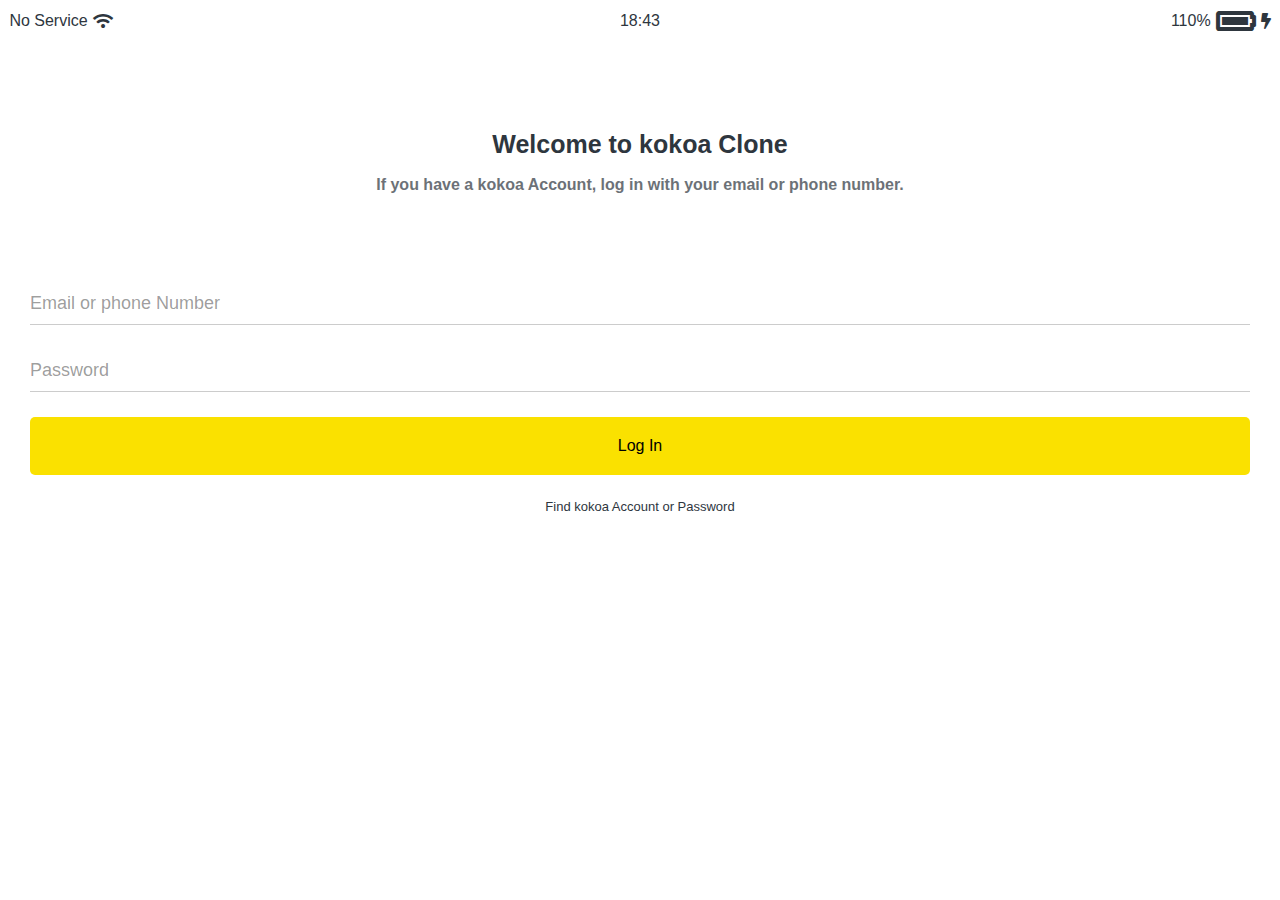
<file: index.html>
<!DOCTYPE html>
<html lang="en">
<head>
    <link rel="stylesheet" href="css/styles.css">
    <meta charset="UTF-8">
    <meta name="viewport" content="width=device-width, initial-scale=1.0">
    <title>Welcome to kokoa Clone</title>
    <link
    rel="stylesheet"
    href="https://cdnjs.cloudflare.com/ajax/libs/font-awesome/5.8.2/css/all.min.css"
     />
</head>
<body>
    <div class="status-bar"> 
        <div class="status-bar__column">
            <span>No Service</span>
            <i class="fas fa-wifi"></i>
        </div>
        <div class="status-bar__column">
            <span>18:43</span>
        </div>
        <div class="status-bar__column">
            <span>110%</span>
            <i class="fas fa-battery-full fa-2x"></i>
            <i class="fas fa-bolt"></i>
        </div>


    </div>

    <header class="welcome-header"> 
        <h1 class="welcome-header__title">Welcome to kokoa Clone</h1>
        <p class="welcome-header__text">
            If you have a kokoa Account, log in with your email or phone number.
        </p>
    </header>

    <form action="friends.html" method="get" id="login-form"> 
        <input name="username" type="text" placeholder="Email or phone Number">
        <input name="password" type="password" placeholder="Password">
        <input type="submit" value="Log In">
        <a href="#">Find kokoa Account or Password</a>
    </form>
    

</body>
</html>
</file>
<file: css/styles.css>
@import 'reset.css';
@import 'variables.css';

@import 'components/status-bar.css';
@import 'components/nav-bar.css';
@import 'components/screen-header.css';
@import 'components/alt-screen-header.css';
@import 'components/badge.css';
@import 'components/user-component.css';
@import 'components/icon-row.css';
@import 'components/no-mobile.css';

@import 'screens/login.css';
@import 'screens/friends.css';
@import 'screens/find.css';
@import 'screens/more.css';
@import 'screens/setting.css';
@import 'screens/chat.css';

body {
  color: #2e363e;
  font-family: -apple-system, BlinkMacSystemFont, 'Segoe UI', Roboto, Oxygen,
    Ubuntu, Cantarell, 'Open Sans', 'Helvetica Neue', sans-serif;
}

.main-screen {
  padding: 0px var(--horizontal-space);
}
</file>
